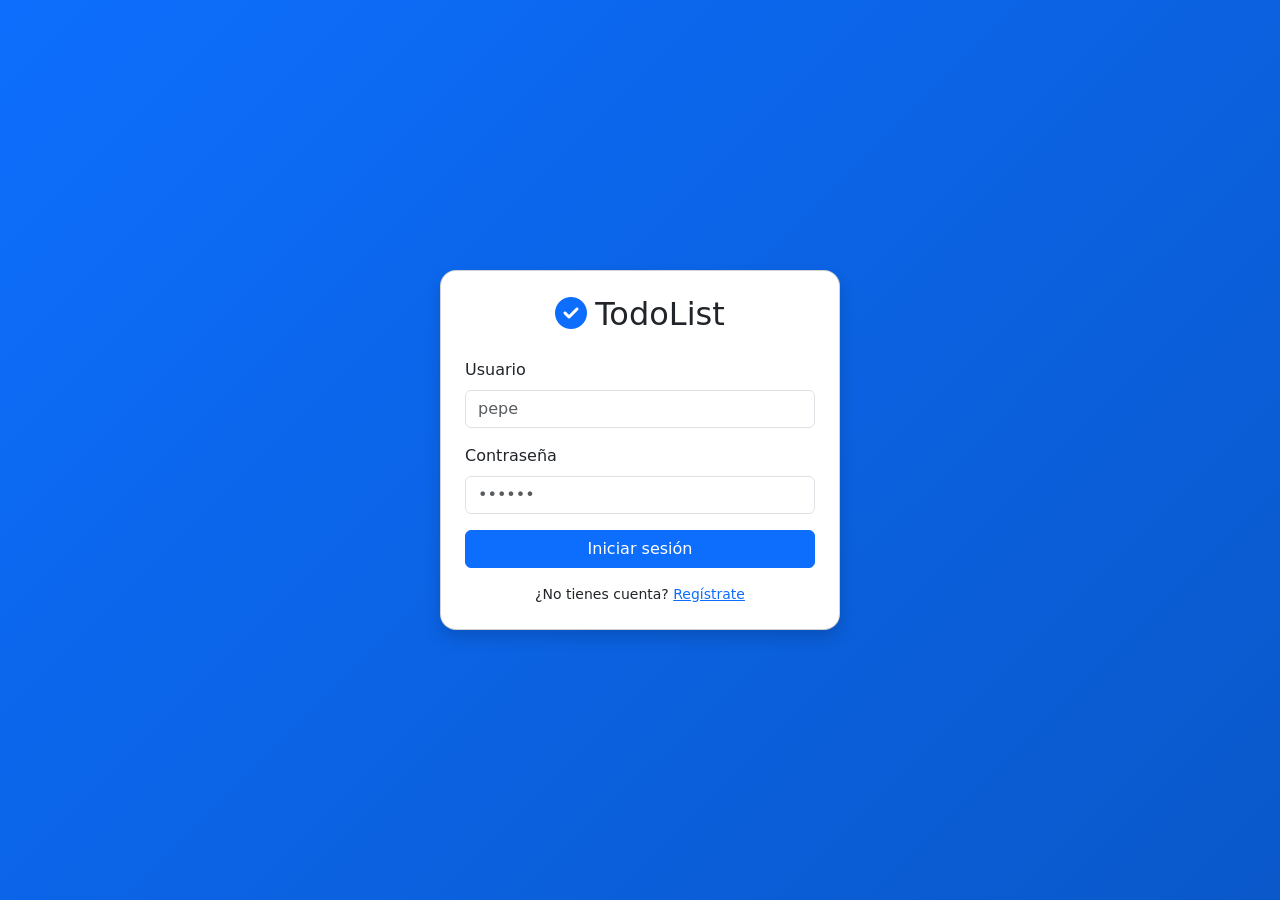
<file: cliente-todo/index.html>
<!DOCTYPE html>
<html lang="es">
<head>
  <meta charset="UTF-8" />
  <meta name="viewport" content="width=device-width, initial-scale=1.0" />
  <title>TodoList</title>
  <link rel="stylesheet" href="https://cdn.jsdelivr.net/npm/bootstrap@5.3.3/dist/css/bootstrap.min.css" />
  <link rel="stylesheet" href="https://cdnjs.cloudflare.com/ajax/libs/font-awesome/6.5.0/css/all.min.css" />
  <link rel="stylesheet" href="css/style.css" />
</head>
<body>

  <!-- Login y registro -->
  <section id="login-section" class="d-flex align-items-center justify-content-center min-vh-100">
    <div class="card shadow login-card">
      <div class="card-body p-4">
        <h2 class="card-title text-center mb-4">
          <i class="fa-solid fa-check-circle text-primary me-2"></i>TodoList
        </h2>

        <!-- Formulario de login -->
        <div id="panel-login">
          <div id="login-error" class="alert alert-danger d-none"></div>
          <form id="login-form" novalidate>
            <div class="mb-3">
              <label for="input-username" class="form-label">Usuario</label>
              <input type="text" class="form-control" id="input-username"
                     placeholder="pepe" autocomplete="username" required />
            </div>
            <div class="mb-3">
              <label for="input-password" class="form-label">Contraseña</label>
              <input type="password" class="form-control" id="input-password"
                     placeholder="••••••" autocomplete="current-password" required />
            </div>
            <button type="submit" class="btn btn-primary w-100" id="btn-login">
              Iniciar sesión
            </button>
          </form>
          <p class="text-center mt-3 mb-0 small">
            ¿No tienes cuenta?
            <a href="#" id="btn-show-register">Regístrate</a>
          </p>
        </div>

        <!-- Formulario de registro -->
        <div id="panel-register" class="d-none">
          <div id="register-error" class="alert alert-danger d-none"></div>
          <div id="register-success" class="alert alert-success d-none"></div>
          <form id="register-form" novalidate>
            <div class="mb-3">
              <label for="reg-username" class="form-label">Usuario *</label>
              <input type="text" class="form-control" id="reg-username"
                     placeholder="pepe" autocomplete="username" required />
            </div>
            <div class="mb-3">
              <label for="reg-fullname" class="form-label">Nombre completo *</label>
              <input type="text" class="form-control" id="reg-fullname"
                     placeholder="Pepe García" required />
            </div>
            <div class="mb-3">
              <label for="reg-email" class="form-label">Email *</label>
              <input type="email" class="form-control" id="reg-email"
                     placeholder="pepe@email.com" required />
            </div>
            <div class="mb-3">
              <label for="reg-password" class="form-label">Contraseña *</label>
              <input type="password" class="form-control" id="reg-password"
                     placeholder="••••••" minlength="5" required />
            </div>
            <button type="submit" class="btn btn-success w-100" id="btn-register">
              Crear cuenta
            </button>
          </form>
          <p class="text-center mt-3 mb-0 small">
            ¿Ya tienes cuenta?
            <a href="#" id="btn-show-login">Inicia sesión</a>
          </p>
        </div>

      </div>
    </div>
  </section>

  <!-- Aplicación principal -->
  <div id="app-section" class="d-none">

    <!-- Navbar -->
    <nav class="navbar navbar-dark bg-primary sticky-top px-3">
      <span class="navbar-brand mb-0 h1 me-auto">
        <i class="fa-solid fa-check-circle me-2"></i>
        <span class="d-none d-sm-inline">TodoList</span>
      </span>
      <div class="d-flex align-items-center gap-2 flex-wrap justify-content-end">
        <span class="text-white small d-none d-md-inline" id="nav-username"></span>
        <span class="badge d-none" id="nav-role-badge"></span>
        <button class="btn btn-sm btn-outline-light" id="btn-refresh" title="Actualizar">
          <i class="fa-solid fa-rotate-right"></i>
        </button>
        <div class="form-check form-switch mb-0 d-none d-sm-flex align-items-center gap-1"
             title="Actualización automática (30s)">
          <input class="form-check-input" type="checkbox" id="toggle-autorefresh" />
          <label class="form-check-label text-white small" for="toggle-autorefresh">Auto</label>
        </div>
        <button class="btn btn-sm btn-outline-light" id="btn-logout" title="Cerrar sesión">
          <i class="fa-solid fa-right-from-bracket"></i>
          <span class="d-none d-sm-inline ms-1">Salir</span>
        </button>
      </div>
    </nav>

    <div class="container-fluid py-3 px-3 px-md-4">

      <!-- Alertas globales -->
      <div id="alert-container"></div>

      <!-- Navegación por secciones -->
      <ul class="nav nav-tabs mb-3 flex-nowrap overflow-auto" id="main-tabs" style="white-space:nowrap">
        <li class="nav-item">
          <button class="nav-link active" data-section="tasks">
            <i class="fa-solid fa-list-check me-1"></i><span class="d-none d-sm-inline">Mis tareas</span><span class="d-sm-none">Tareas</span>
          </button>
        </li>
        <li class="nav-item">
          <button class="nav-link" data-section="dashboard">
            <i class="fa-solid fa-chart-simple me-1"></i>Dashboard
          </button>
        </li>
        <li class="nav-item">
          <button class="nav-link" data-section="tags">
            <i class="fa-solid fa-tags me-1"></i><span class="d-none d-sm-inline">Etiquetas</span><span class="d-sm-none">Tags</span>
          </button>
        </li>
        <li class="nav-item">
          <button class="nav-link" data-section="profile">
            <i class="fa-solid fa-user me-1"></i><span class="d-none d-sm-inline">Mi perfil</span><span class="d-sm-none">Perfil</span>
          </button>
        </li>
        <li class="nav-item d-none" id="tab-categories-item">
          <button class="nav-link" data-section="categories">
            <i class="fa-solid fa-folder me-1"></i><span class="d-none d-sm-inline">Categorías</span><span class="d-sm-none">Categ.</span>
          </button>
        </li>
        <li class="nav-item d-none" id="tab-users-item">
          <button class="nav-link" data-section="users">
            <i class="fa-solid fa-users me-1"></i><span class="d-none d-sm-inline">Usuarios</span><span class="d-sm-none">Users</span>
          </button>
        </li>
      </ul>

      <!-- Tareas -->
      <div id="section-tasks">
        <div class="d-flex justify-content-between align-items-center mb-3">
          <h5 class="mb-0 fw-semibold">
            Mis tareas <span class="badge bg-primary rounded-pill ms-1" id="task-count">0</span>
          </h5>
          <div class="d-flex gap-2">
            <button class="btn btn-outline-secondary btn-sm d-lg-none" type="button"
                    data-bs-toggle="collapse" data-bs-target="#filter-collapse">
              <i class="fa-solid fa-filter me-1"></i>Filtros
            </button>
            <button class="btn btn-primary btn-sm" id="btn-new-task">
              <i class="fa-solid fa-plus me-1"></i>
              <span class="d-none d-sm-inline">Nueva tarea</span>
              <span class="d-sm-none">Nueva</span>
            </button>
          </div>
        </div>
        <div class="row g-3">
          <div class="col-12 col-lg-3">
            <div class="collapse filter-panel" id="filter-collapse">
              <div class="card shadow-sm mb-3">
                <div class="card-header bg-light fw-semibold">
                  <i class="fa-solid fa-filter me-1"></i> Filtros
                </div>
                <div class="card-body">
                  <div class="mb-3">
                    <label class="form-label small">Buscar</label>
                    <input type="text" class="form-control form-control-sm" id="filter-title" placeholder="Título..." />
                  </div>
                  <div class="mb-3">
                    <label class="form-label small">Prioridad</label>
                    <select class="form-select form-select-sm" id="filter-priority">
                      <option value="">Todas</option>
                      <option value="ALTA">Alta</option>
                      <option value="MEDIA">Media</option>
                      <option value="BAJA">Baja</option>
                    </select>
                  </div>
                  <div class="mb-3">
                    <label class="form-label small">Categoría</label>
                    <select class="form-select form-select-sm" id="filter-category">
                      <option value="">Todas</option>
                    </select>
                  </div>
                  <div class="form-check mb-2">
                    <input class="form-check-input" type="checkbox" id="filter-completed" />
                    <label class="form-check-label small" for="filter-completed">Solo completadas</label>
                  </div>
                  <div class="form-check mb-3">
                    <input class="form-check-input" type="checkbox" id="filter-importante" />
                    <label class="form-check-label small" for="filter-importante">Solo importantes</label>
                  </div>
                  <div class="d-grid gap-2">
                    <button class="btn btn-primary btn-sm" id="btn-apply-filter">
                      <i class="fa-solid fa-magnifying-glass me-1"></i>Buscar
                    </button>
                    <button class="btn btn-outline-secondary btn-sm" id="btn-clear-filter">
                      <i class="fa-solid fa-xmark me-1"></i>Limpiar
                    </button>
                  </div>
                </div>
              </div>
            </div>
          </div>
          <div class="col-12 col-lg-9">
            <div id="task-list"></div>
          </div>
        </div>
      </div>

      <!-- Dashboard -->
      <div id="section-dashboard" class="d-none">
        <h5 class="fw-semibold mb-4"><i class="fa-solid fa-chart-simple me-2"></i>Dashboard</h5>
        <div class="row g-3" id="dashboard-cards"></div>
      </div>

      <!-- Etiquetas -->
      <div id="section-tags" class="d-none">
        <div class="d-flex justify-content-between align-items-center mb-3">
          <h5 class="fw-semibold mb-0"><i class="fa-solid fa-tags me-2"></i>Mis etiquetas</h5>
          <button class="btn btn-primary btn-sm" onclick="openTagModal()">
            <i class="fa-solid fa-plus me-1"></i>Nueva etiqueta
          </button>
        </div>
        <div id="tags-container"></div>
      </div>

      <!-- Perfil -->
      <div id="section-profile" class="d-none">
        <h5 class="fw-semibold mb-4"><i class="fa-solid fa-user me-2"></i>Mi perfil</h5>
        <div class="row justify-content-center">
          <div class="col-12 col-md-5">
            <div class="card shadow-sm">
              <div class="card-header fw-semibold"><i class="fa-solid fa-lock me-1"></i>Cambiar contraseña</div>
              <div class="card-body">
                <div id="profile-alert" class="d-none mb-3"></div>
                <form id="profile-password-form" novalidate>
                  <div class="mb-3">
                    <label class="form-label small">Contraseña actual</label>
                    <input type="password" class="form-control" id="profile-current-password" required />
                  </div>
                  <div class="mb-3">
                    <label class="form-label small">Nueva contraseña</label>
                    <input type="password" class="form-control" id="profile-new-password" required minlength="5" />
                    <div class="invalid-feedback">Mínimo 6 caracteres.</div>
                  </div>
                  <div class="mb-3">
                    <label class="form-label small">Confirmar nueva contraseña</label>
                    <input type="password" class="form-control" id="profile-confirm-password" required />
                  </div>
                  <button type="submit" class="btn btn-primary w-100">
                    <i class="fa-solid fa-key me-1"></i>Cambiar contraseña
                  </button>
                </form>
              </div>
            </div>
          </div>
        </div>
      </div>

      <!-- Categorías -->
      <div id="section-categories" class="d-none">
        <div class="d-flex justify-content-between align-items-center mb-3">
          <h5 class="fw-semibold mb-0"><i class="fa-solid fa-folder me-2"></i>Gestión de categorías</h5>
          <button class="btn btn-primary btn-sm" onclick="openCategoryModal()">
            <i class="fa-solid fa-plus me-1"></i>Nueva categoría
          </button>
        </div>
        <div id="categories-container"></div>
      </div>

      <!-- Usuarios -->
      <div id="section-users" class="d-none">
        <div class="d-flex justify-content-between align-items-center mb-3">
          <h5 class="fw-semibold mb-0"><i class="fa-solid fa-users me-2"></i>Gestión de usuarios</h5>
        </div>
        <div id="users-container"></div>
      </div>

    </div>
  </div>

  <!-- Modal tarea -->
  <div class="modal fade" id="task-modal" tabindex="-1"
       aria-labelledby="task-modal-label" aria-hidden="true">
    <div class="modal-dialog modal-lg modal-dialog-scrollable">
      <div class="modal-content">
        <div class="modal-header">
          <h5 class="modal-title" id="task-modal-label">Nueva tarea</h5>
          <button type="button" class="btn-close" data-bs-dismiss="modal"></button>
        </div>
        <form id="task-form" novalidate>
          <div class="modal-body">
            <div id="modal-error" class="alert alert-danger d-none"></div>
            <div class="row g-3">
              <div class="col-12">
                <label for="task-title" class="form-label">Título <span class="text-danger">*</span></label>
                <input type="text" class="form-control" id="task-title" required maxlength="100" />
                <div class="invalid-feedback">El título es obligatorio.</div>
              </div>
              <div class="col-12">
                <label for="task-description" class="form-label">Descripción</label>
                <textarea class="form-control" id="task-description" rows="3" maxlength="500"></textarea>
              </div>
              <div class="col-12 col-md-6">
                <label for="task-deadline" class="form-label">Fecha límite</label>
                <input type="datetime-local" class="form-control" id="task-deadline" />
              </div>
              <div class="col-12 col-md-6">
                <label for="task-priority" class="form-label">Prioridad <span class="text-danger">*</span></label>
                <select class="form-select" id="task-priority" required>
                  <option value="">Seleccionar...</option>
                  <option value="ALTA">Alta</option>
                  <option value="MEDIA">Media</option>
                  <option value="BAJA">Baja</option>
                </select>
                <div class="invalid-feedback">Selecciona una prioridad.</div>
              </div>
              <div class="col-12 col-md-6">
                <label for="task-category" class="form-label">Categoría</label>
                <select class="form-select" id="task-category">
                  <option value="">Sin categoría</option>
                </select>
              </div>
              <div class="col-12 col-md-6 d-flex align-items-end">
                <div class="form-check">
                  <input class="form-check-input" type="checkbox" id="task-importante" />
                  <label class="form-check-label" for="task-importante">
                    <i class="fa-solid fa-star text-warning me-1"></i>Marcar como importante
                  </label>
                </div>
              </div>
              <div class="col-12">
                <label class="form-label">Etiquetas</label>
                <div id="task-tags-container" class="d-flex flex-wrap gap-2 p-2 border rounded" style="min-height:38px">
                  <span class="text-muted small fst-italic" id="task-tags-empty">Cargando etiquetas...</span>
                </div>
              </div>
            </div>
          </div>
          <div class="modal-footer">
            <button type="button" class="btn btn-secondary" data-bs-dismiss="modal">Cancelar</button>
            <button type="submit" class="btn btn-primary" id="btn-save-task">
              <i class="fa-solid fa-floppy-disk me-1"></i>Guardar
            </button>
          </div>
        </form>
      </div>
    </div>
  </div>

  <!-- Modal confirmacion borrar -->
  <div class="modal fade" id="delete-modal" tabindex="-1" aria-hidden="true">
    <div class="modal-dialog modal-sm modal-dialog-centered">
      <div class="modal-content">
        <div class="modal-header border-0 pb-0">
          <h5 class="modal-title text-danger">
            <i class="fa-solid fa-triangle-exclamation me-1"></i>Eliminar
          </h5>
          <button type="button" class="btn-close" data-bs-dismiss="modal"></button>
        </div>
        <div class="modal-body pt-2" id="delete-modal-body">¿Seguro que quieres eliminar este elemento?</div>
        <div class="modal-footer border-0 pt-0">
          <button type="button" class="btn btn-secondary btn-sm" data-bs-dismiss="modal">Cancelar</button>
          <button type="button" class="btn btn-danger btn-sm" id="btn-confirm-delete">Eliminar</button>
        </div>
      </div>
    </div>
  </div>

  <!-- Modal categoria -->
  <div class="modal fade" id="category-modal" tabindex="-1" aria-hidden="true">
    <div class="modal-dialog modal-sm modal-dialog-centered">
      <div class="modal-content">
        <div class="modal-header">
          <h5 class="modal-title" id="category-modal-label">Nueva categoría</h5>
          <button type="button" class="btn-close" data-bs-dismiss="modal"></button>
        </div>
        <form id="category-form" novalidate>
          <div class="modal-body">
            <div id="category-modal-error" class="alert alert-danger d-none"></div>
            <div class="mb-3">
              <label class="form-label">Nombre <span class="text-danger">*</span></label>
              <input type="text" class="form-control" id="category-name" required maxlength="50" />
              <div class="invalid-feedback">El nombre es obligatorio.</div>
            </div>
          </div>
          <div class="modal-footer">
            <button type="button" class="btn btn-secondary" data-bs-dismiss="modal">Cancelar</button>
            <button type="submit" class="btn btn-primary" id="btn-save-category">
              <i class="fa-solid fa-floppy-disk me-1"></i>Guardar
            </button>
          </div>
        </form>
      </div>
    </div>
  </div>

  <!-- Modal etiqueta -->
  <div class="modal fade" id="tag-modal" tabindex="-1" aria-hidden="true">
    <div class="modal-dialog modal-sm modal-dialog-centered">
      <div class="modal-content">
        <div class="modal-header">
          <h5 class="modal-title" id="tag-modal-label">Nueva etiqueta</h5>
          <button type="button" class="btn-close" data-bs-dismiss="modal"></button>
        </div>
        <form id="tag-form" novalidate>
          <div class="modal-body">
            <div id="tag-modal-error" class="alert alert-danger d-none"></div>
            <div class="mb-3">
              <label class="form-label">Nombre <span class="text-danger">*</span></label>
              <input type="text" class="form-control" id="tag-name" required maxlength="30" />
              <div class="invalid-feedback">El nombre es obligatorio.</div>
            </div>
          </div>
          <div class="modal-footer">
            <button type="button" class="btn btn-secondary" data-bs-dismiss="modal">Cancelar</button>
            <button type="submit" class="btn btn-primary" id="btn-save-tag">
              <i class="fa-solid fa-floppy-disk me-1"></i>Guardar
            </button>
          </div>
        </form>
      </div>
    </div>
  </div>

  <!-- Modal usuario -->
  <div class="modal fade" id="user-modal" tabindex="-1" aria-hidden="true">
    <div class="modal-dialog modal-dialog-centered">
      <div class="modal-content">
        <div class="modal-header">
          <h5 class="modal-title">Editar usuario</h5>
          <button type="button" class="btn-close" data-bs-dismiss="modal"></button>
        </div>
        <form id="user-form" novalidate>
          <div class="modal-body">
            <div id="user-modal-error" class="alert alert-danger d-none"></div>
            <div class="mb-3">
              <label class="form-label">Nombre de usuario <span class="text-danger">*</span></label>
              <input type="text" class="form-control" id="user-username" required maxlength="50" />
            </div>
            <div class="mb-3">
              <label class="form-label">Email</label>
              <input type="email" class="form-control" id="user-email" />
            </div>
          </div>
          <div class="modal-footer">
            <button type="button" class="btn btn-secondary" data-bs-dismiss="modal">Cancelar</button>
            <button type="submit" class="btn btn-primary" id="btn-save-user">
              <i class="fa-solid fa-floppy-disk me-1"></i>Guardar
            </button>
          </div>
        </form>
      </div>
    </div>
  </div>

  <script src="https://cdn.jsdelivr.net/npm/bootstrap@5.3.3/dist/js/bootstrap.bundle.min.js"></script>
  <script src="js/app.js"></script>
</body>
</html>
</file>
<file: cliente-todo/css/style.css>
/* Variables de color por prioridad */
:root {
  --priority-alta:  #dc3545;
  --priority-media: #fd7e14;
  --priority-baja:  #198754;
}

/* Login */
#login-section {
  background: linear-gradient(135deg, #0d6efd 0%, #0a58ca 100%);
  min-height: 100vh;
}

.login-card {
  width: 100%;
  max-width: 400px;
  border-radius: 1rem;
}

/* Panel de filtros: siempre visible en escritorio */
@media (min-width: 992px) {
  #filter-collapse {
    display: block !important;
  }
}

/* Tarjetas de tarea */
.task-card {
  border-left: 4px solid #dee2e6;
  transition: box-shadow 0.15s ease;
}

.task-card:hover {
  box-shadow: 0 4px 12px rgba(0, 0, 0, 0.1);
}

.task-card.priority-alta  { border-left-color: var(--priority-alta); }
.task-card.priority-media { border-left-color: var(--priority-media); }
.task-card.priority-baja  { border-left-color: var(--priority-baja); }
.task-card.completed-task { opacity: 0.65; }

.task-title {
  font-weight: 600;
  font-size: 1rem;
  word-break: break-word;
}

.task-title.completed {
  text-decoration: line-through;
  color: #6c757d;
}

/* Botones de tarea en móvil */
@media (max-width: 575px) {
  .task-actions {
    display: flex;
    gap: 0.5rem;
    width: 100%;
  }
  .task-actions .btn {
    flex: 1;
  }
}

/* Badges de prioridad */
.badge-alta  { background-color: var(--priority-alta)  !important; }
.badge-media { background-color: var(--priority-media) !important; }
.badge-baja  { background-color: var(--priority-baja)  !important; }

/* Fecha vencida */
.deadline-overdue {
  color: var(--priority-alta);
  font-weight: 600;
}

/* Alertas con animacion */
#alert-container .alert {
  animation: fadeIn 0.3s ease;
}

@keyframes fadeIn {
  from { opacity: 0; transform: translateY(-8px); }
  to   { opacity: 1; transform: translateY(0); }
}

/* Ajustes movil */
@media (max-width: 575px) {
  .card-body {
    padding: 0.75rem;
  }

  .navbar {
    padding-top: 0.4rem;
    padding-bottom: 0.4rem;
  }
}
</file>
